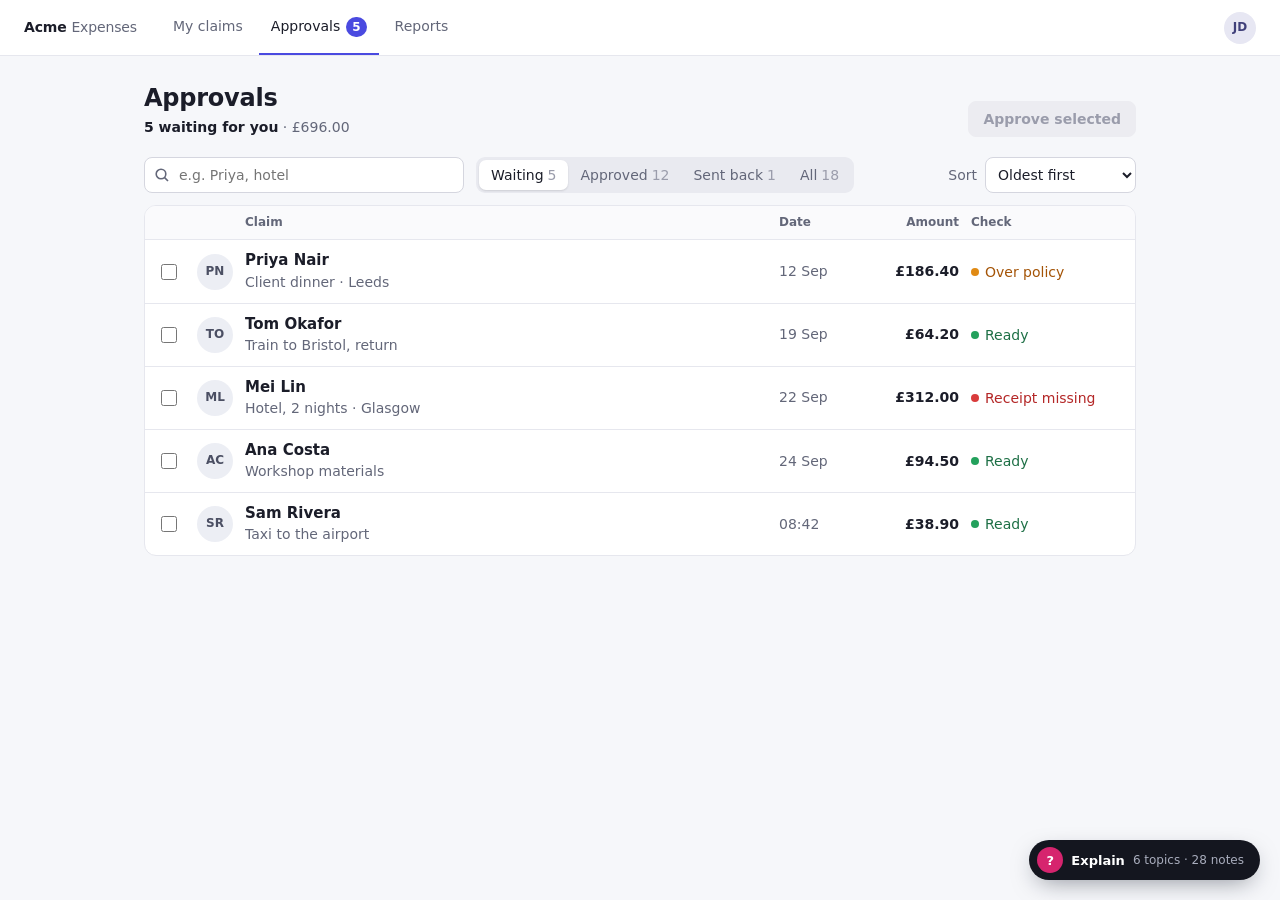
<file: templates/demo/index.html>
<!doctype html>
<html lang="en">
<head>
<meta charset="utf-8">
<meta name="viewport" content="width=device-width, initial-scale=1">
<title>Approvals · Explain demo</title>
<!-- A worked example for the explain-screen skill: a fictional expense-approvals screen (Acme Expenses,
     made-up people and amounts) with two versions. v2 is the design; v1 is the "before" it replaced.
     demo.xp.js holds the Explain notes; EXPLAIN_CONFIG below tells the engine which version is on screen. -->
<link rel="stylesheet" href="../explain.css">
<style>
:root{--ink:#1b1d29;--muted:#636779;--line:#e6e7ee;--bg:#f6f7fa;--card:#fff;--act:#4a4ae0;--act-2:#3c3cc4;
  --warn:#a45407;--warn-dot:#e08a14;--bad:#b42727;--bad-dot:#d93b3b;--ok:#1d6f45;--ok-dot:#23a15c;--tint:#f0f0fd}
*{box-sizing:border-box}
body{margin:0;background:var(--bg);color:var(--ink);font:14px/1.45 system-ui,-apple-system,'Segoe UI',sans-serif}
button,input,select,textarea{font:inherit;color:inherit}
:focus-visible{outline:2px solid var(--act);outline-offset:2px}
.sr{position:absolute;width:1px;height:1px;overflow:hidden;clip:rect(0 0 0 0);white-space:nowrap}

.top{display:flex;align-items:center;gap:24px;height:56px;padding:0 24px;background:var(--card);border-bottom:1px solid var(--line)}
.brand{font-weight:700;letter-spacing:-.01em}
.brand span{color:var(--muted);font-weight:500}
.top nav{display:flex;gap:4px;height:100%}
.top nav a{display:flex;align-items:center;gap:6px;padding:0 12px;color:var(--muted);text-decoration:none;border-bottom:2px solid transparent;font-weight:500}
.top nav a.is-on{color:var(--ink);border-color:var(--act)}
.top nav a b{min-width:20px;height:20px;padding:0 6px;border-radius:99px;background:var(--act);color:#fff;font-size:12px;line-height:20px;text-align:center}
.me{margin-left:auto;display:grid;place-items:center;width:32px;height:32px;border-radius:50%;background:#e7e7f3;color:#40407a;font-size:12px;font-weight:700}

main{max-width:1040px;margin:0 auto;padding:28px 24px 64px}
.head{display:flex;align-items:flex-end;justify-content:space-between;gap:16px;margin-bottom:20px}
.head h1{margin:0;font-size:24px;line-height:1.2;letter-spacing:-.01em}
.sum{margin:4px 0 0;color:var(--muted)}
.sum b{color:var(--ink);font-weight:600}
.btn{height:36px;padding:0 14px;border:1px solid #d5d6df;border-radius:8px;background:var(--card);font-weight:600;cursor:pointer;white-space:nowrap}
.btn:hover{border-color:#b9bac6}
.btn.primary{background:var(--act);border-color:var(--act);color:#fff}
.btn.primary:hover{background:var(--act-2)}
.btn:disabled{background:#ececf1;border-color:#ececf1;color:#9a9cab;cursor:default}

.bar{display:flex;flex-wrap:wrap;align-items:center;gap:12px;margin-bottom:12px}
.search{position:relative;flex:1 1 220px;max-width:320px}
.search svg{position:absolute;left:10px;top:50%;translate:0 -50%;width:16px;height:16px;color:var(--muted)}
.search input{width:100%;height:36px;padding:0 10px 0 34px;border:1px solid #d5d6df;border-radius:8px;background:var(--card)}
.seg{display:inline-flex;padding:3px;border-radius:9px;background:#e9eaf0}
.seg button{height:30px;padding:0 12px;border:0;border-radius:7px;background:none;color:var(--muted);font-weight:500;cursor:pointer}
.seg button[aria-checked="true"]{background:var(--card);color:var(--ink);box-shadow:0 1px 2px #1b1d2922}
.seg button span{margin-left:4px;color:#9a9cab;font-variant-numeric:tabular-nums}
.sel{display:none}
.sort{margin-left:auto;display:flex;align-items:center;gap:8px;color:var(--muted)}
.sort select,.sel select{height:36px;padding:0 8px;border:1px solid #d5d6df;border-radius:8px;background:var(--card);color:var(--ink)}

.list{background:var(--card);border:1px solid var(--line);border-radius:12px;overflow:hidden}
.row{display:grid;grid-template-columns:32px 36px minmax(0,1fr) 72px 96px 148px;align-items:center;gap:12px;padding:10px 16px 10px 8px;border-top:1px solid var(--line);cursor:pointer}
.row.th{cursor:default;padding-block:8px;border-top:0;background:#fafafc;color:var(--muted);font-size:12px;font-weight:600}
.row:not(.th):hover{background:#fafaff}
.row.is-open{background:var(--tint)}
.row .ck{display:grid;place-items:center;width:32px;height:32px;margin:-4px 0;cursor:pointer}
.row .ck input{width:16px;height:16px;margin:0;accent-color:var(--act);cursor:pointer}
.av{display:grid;place-items:center;width:36px;height:36px;border-radius:50%;background:#eceef4;color:#4b4f63;font-size:12px;font-weight:700}
.who{min-width:0}
.who b{display:block;font-size:15px;font-weight:600;white-space:nowrap;overflow:hidden;text-overflow:ellipsis}
.who span{display:block;color:var(--muted);white-space:nowrap;overflow:hidden;text-overflow:ellipsis}
.row time{color:var(--muted);font-variant-numeric:tabular-nums}
.amt{text-align:right;font-weight:600;font-variant-numeric:tabular-nums}
.st{display:inline-flex;align-items:center;gap:6px;font-weight:500;white-space:nowrap}
.st i{width:8px;height:8px;border-radius:50%;background:currentColor}
.st--warn{color:var(--warn)} .st--warn i{background:var(--warn-dot)}
.st--bad{color:var(--bad)} .st--bad i{background:var(--bad-dot)}
.st--ok{color:var(--ok)} .st--ok i{background:var(--ok-dot)}
.st--done{color:var(--muted)} .st--done i{background:#b7b9c6}
.empty{padding:56px 24px;text-align:center}
.empty h2{margin:0 0 6px;font-size:17px}
.empty p{margin:0 auto 16px;max-width:36ch;color:var(--muted)}

/* the claim, in a side sheet beside the list */
.sheet{position:fixed;top:0;right:0;bottom:0;width:360px;display:flex;flex-direction:column;background:var(--card);border-left:1px solid var(--line);box-shadow:-18px 0 40px -28px #1b1d2960;z-index:20}
.sheet[hidden]{display:none}
.sheet header{display:flex;align-items:center;gap:12px;padding:16px 16px 16px 20px;border-bottom:1px solid var(--line)}
.sheet header div{flex:1;min-width:0}
.sheet header b{display:block;font-size:15px}
.sheet header span{color:var(--muted);font-size:13px}
.x{display:grid;place-items:center;width:32px;height:32px;border:0;border-radius:6px;background:none;color:var(--muted);cursor:pointer;font-size:16px}
.x:hover{background:#f1f1f5;color:var(--ink)}
.sheet .in{flex:1;overflow:auto;padding:20px}
.big{font-size:28px;font-weight:700;letter-spacing:-.02em;font-variant-numeric:tabular-nums}
.sheet .what{margin:2px 0 16px;color:var(--muted)}
.receipt{height:120px;margin-bottom:16px;border:1px dashed #cfd1dc;border-radius:10px;background:repeating-linear-gradient(0deg,#fbfbfd 0 14px,#f3f4f8 14px 15px);display:grid;place-items:center;color:var(--muted);font-size:13px}
.receipt.is-none{background:#fff7f7;border-color:#efc2c2;color:var(--bad)}
.checks{list-style:none;margin:0 0 18px;padding:0;display:flex;flex-direction:column;gap:6px}
.checks li{display:flex;gap:8px;align-items:baseline}
.checks li::before{flex:none;width:16px;font-weight:700}
.checks .ok::before{content:'✓';color:var(--ok)}
.checks .bad::before{content:'!';color:var(--bad);text-align:center}
.note label{display:block;margin-bottom:4px;font-size:13px;font-weight:600}
.note textarea{width:100%;min-height:72px;padding:8px 10px;border:1px solid #d5d6df;border-radius:8px;resize:vertical}
.note textarea[aria-invalid="true"]{border-color:var(--bad)}
.err{margin:4px 0 0;color:var(--bad);font-size:13px}
.sheet footer{display:flex;gap:8px;justify-content:flex-end;padding:14px 20px;border-top:1px solid var(--line)}

.toast{position:fixed;left:50%;bottom:24px;translate:-50% 0;display:flex;align-items:center;gap:14px;padding:10px 12px 10px 16px;border-radius:10px;background:#1b1d29;color:#fff;box-shadow:0 12px 30px -12px #1b1d2999;z-index:30}
.toast[hidden]{display:none}
.toast button{height:28px;padding:0 10px;border:0;border-radius:6px;background:#ffffff1f;color:#fff;font-weight:600;cursor:pointer}
.toast button:hover{background:#ffffff33}

.dlg{position:fixed;inset:0;display:grid;place-items:center;background:#1b1d2966;z-index:40}
.dlg[hidden]{display:none}
.dlg > div{width:min(380px,calc(100% - 32px));padding:20px;border-radius:12px;background:var(--card);box-shadow:0 20px 50px -20px #1b1d29aa}
.dlg h2{margin:0 0 6px;font-size:17px}
.dlg p{margin:0 0 18px;color:var(--muted)}
.dlg footer{display:flex;justify-content:flex-end;gap:8px}

/* v1, the version v2 replaced: filled status pills, a status drop-down, numeric dates, a confirm on every approve */
.v1 .seg{display:none}
.v1 .sel{display:flex;align-items:center;gap:8px;color:var(--muted)}
.v1 .st{padding:2px 10px;border-radius:99px;color:#fff;font-size:12.5px;font-weight:600}
.v1 .st i{display:none}
.v1 .st--warn{background:var(--warn-dot)} .v1 .st--bad{background:var(--bad-dot)} .v1 .st--ok{background:var(--ok-dot)} .v1 .st--done{background:#9a9cab}

/* Explain is open and pushes the page: this page's own fixed layers make room for its panel */
html.xp-open.xp-push .sheet{right:var(--xp-w)}
html.xp-open.xp-push .dlg{right:var(--xp-w)}
html.xp-open.xp-push .toast{left:calc(50% - var(--xp-w) / 2)}
@media (max-width:760px){
  .row{grid-template-columns:32px minmax(0,1fr) 88px;row-gap:2px}
  .row .av,.row time,.row.th{display:none}
  .row .st{grid-column:2}
  .sheet{width:100%}
  html.xp-open.xp-push .sheet,html.xp-open.xp-push .dlg{right:0}
  html.xp-open.xp-push .toast{left:50%}
}
</style>
</head>
<body>
<header class="top">
  <div class="brand">Acme <span>Expenses</span></div>
  <nav aria-label="Expenses">
    <a href="#claims">My claims</a>
    <a href="#approvals" class="is-on" aria-current="page">Approvals <b id="navCount">5</b></a>
    <a href="#reports">Reports</a>
  </nav>
  <span class="me" title="Jo Dunn (you)">JD</span>
</header>

<main>
  <div class="head">
    <div><h1>Approvals</h1><p class="sum" id="sum"></p></div>
    <button class="btn primary" id="bulk" disabled>Approve selected</button>
  </div>

  <div class="bar">
    <label class="search"><span class="sr">Search claims</span>
      <svg viewBox="0 0 16 16" fill="none" stroke="currentColor" stroke-width="1.6" aria-hidden="true"><circle cx="7" cy="7" r="4.8"/><path d="m10.6 10.6 3.4 3.4"/></svg>
      <input id="q" type="search" placeholder="e.g. Priya, hotel" autocomplete="off"></label>
    <div class="seg" role="radiogroup" aria-label="Status" id="seg"></div>
    <label class="sel">Status <select id="selStatus"></select></label>
    <label class="sort">Sort <select id="sort">
      <option value="old">Oldest first</option><option value="new">Newest first</option><option value="amt">Highest amount</option></select></label>
  </div>

  <div class="list" role="table" aria-label="Claims">
    <div class="row th" role="row"><span role="columnheader"><span class="sr">Select</span></span><span></span><span role="columnheader">Claim</span><span role="columnheader">Date</span><span role="columnheader" style="text-align:right">Amount</span><span role="columnheader">Check</span></div>
    <div id="rows" role="rowgroup"></div>
    <div class="empty" id="empty" hidden>
      <h2>Nothing waiting for you</h2>
      <p>New claims from your team land here, and you get an email when one arrives.</p>
      <button class="btn" data-filter="approved">See what you approved</button>
    </div>
  </div>
</main>

<aside class="sheet" id="sheet" aria-labelledby="shName" hidden>
  <header><span class="av" id="shAv"></span><div><b id="shName"></b><span id="shTeam"></span></div>
    <button class="x" id="shClose" aria-label="Close the claim">✕</button></header>
  <div class="in">
    <div class="big" id="shAmt"></div>
    <p class="what" id="shWhat"></p>
    <div class="receipt" id="shReceipt"></div>
    <ul class="checks" id="shChecks"></ul>
    <div class="note"><label for="shNote" id="shNoteL"></label>
      <textarea id="shNote" aria-describedby="shErr"></textarea>
      <p class="err" id="shErr" hidden></p></div>
  </div>
  <footer><button class="btn" id="shBack">Send back</button><button class="btn primary" id="shApprove"></button></footer>
</aside>

<div class="toast" id="toast" role="status" hidden><span id="toastMsg"></span><button id="undo">Undo</button></div>

<div class="dlg" id="dlg" hidden><div role="dialog" aria-modal="true" aria-labelledby="dlgT">
  <h2 id="dlgT">Approve this claim?</h2><p id="dlgP"></p>
  <footer><button class="btn" id="dlgNo">Cancel</button><button class="btn primary" id="dlgYes">Approve</button></footer></div></div>

<script>
/* ── the demo app: fictional data, everything clickable ── */
const TODAY = '2026-09-29';
const SEED = [
  { id:'c1', who:'Priya Nair', team:'Sales', what:'Client dinner · Leeds', date:'2026-09-12', amt:186.40, check:'warn', receipt:true,
    checks:[['bad', 'Over the £150 meals limit by £36.40'], ['ok', 'Receipt attached'], ['ok', 'Client named: Harlow Foods']] },
  { id:'c2', who:'Tom Okafor', team:'Field ops', what:'Train to Bristol, return', date:'2026-09-19', amt:64.20, check:'ok', receipt:true,
    checks:[['ok', 'Within the travel policy'], ['ok', 'Receipt attached']] },
  { id:'c3', who:'Mei Lin', team:'Field ops', what:'Hotel, 2 nights · Glasgow', date:'2026-09-22', amt:312.00, check:'bad', receipt:false,
    checks:[['bad', 'No receipt — hotels need one'], ['ok', 'Within £160 a night']] },
  { id:'c4', who:'Ana Costa', team:'Design', what:'Workshop materials', date:'2026-09-24', amt:94.50, check:'ok', receipt:true,
    checks:[['ok', 'Within the materials budget'], ['ok', 'Receipt attached']] },
  { id:'c5', who:'Sam Rivera', team:'Sales', what:'Taxi to the airport', date:'2026-09-29T08:42', amt:38.90, check:'ok', receipt:true,
    checks:[['ok', 'Within the travel policy'], ['ok', 'Receipt attached']] }
];
const LABEL = { warn:'Over policy', bad:'Receipt missing', ok:'Ready', approved:'Approved', back:'Sent back' };
const FILTERS = [['waiting', 'Waiting'], ['approved', 'Approved'], ['back', 'Sent back'], ['all', 'All']];
const HIST = { approved:12, back:1 };                         // earlier decisions this month, so the counts look lived-in
const S = { claims:[], f:'waiting', q:'', sort:'old', sel:new Set(), open:null, last:null, tmo:0 };
const $ = s => document.querySelector(s);
const money = n => '£' + n.toFixed(2);
const first = c => c.who.split(' ')[0];
const initials = c => c.who.split(' ').map(w => w[0]).join('');
const v1 = () => document.body.classList.contains('v1');
function when(d){                                             // v2: "12 Sep", or the time if today · v1: 12/09/2026
  const [day, time] = d.split('T'), dt = new Date(day + 'T12:00');
  if (v1()) return dt.toLocaleDateString('en-GB');
  return day === TODAY ? (time || '09:00') : `${dt.getDate()} ${'Jan Feb Mar Apr May Jun Jul Aug Sep Oct Nov Dec'.split(' ')[dt.getMonth()]}`;
}
const status = c => c.state || c.check;
const waiting = c => !c.state;
const counts = () => ({ waiting: S.claims.filter(waiting).length, approved: HIST.approved + S.claims.filter(c => c.state === 'approved').length,
  back: HIST.back + S.claims.filter(c => c.state === 'back').length, all: S.claims.length + HIST.approved + HIST.back });

function shown(){
  let l = S.claims.filter(c => S.f === 'all' || (S.f === 'waiting' ? waiting(c) : c.state === S.f));
  if (S.q){ const q = S.q.toLowerCase(); l = l.filter(c => (c.who + ' ' + c.what).toLowerCase().includes(q)); }
  const by = { old:(a, b) => a.date.localeCompare(b.date), new:(a, b) => b.date.localeCompare(a.date), amt:(a, b) => b.amt - a.amt }[S.sort];
  return l.sort(by);
}
function render(){
  const n = counts(), w = S.claims.filter(waiting);
  $('#sum').innerHTML = w.length ? `<b>${w.length} waiting for you</b> · ${money(w.reduce((a, c) => a + c.amt, 0))}` : 'Nothing waiting';
  $('#navCount').textContent = w.length; $('#navCount').hidden = !w.length;
  $('#seg').innerHTML = FILTERS.map(([k, l]) => `<button role="radio" aria-checked="${S.f === k}" data-filter="${k}">${l}<span>${n[k]}</span></button>`).join('');
  $('#selStatus').innerHTML = FILTERS.map(([k, l]) => `<option value="${k}"${S.f === k ? ' selected' : ''}>${l} (${n[k]})</option>`).join('');
  const l = shown();
  $('#rows').innerHTML = l.map(c => `<div class="row${S.open === c.id ? ' is-open' : ''}" role="row" data-id="${c.id}">
      <label class="ck" role="cell"><input type="checkbox" ${S.sel.has(c.id) ? 'checked' : ''} ${waiting(c) ? '' : 'disabled'} aria-label="Select ${c.who}’s claim"></label>
      <span class="av" aria-hidden="true">${initials(c)}</span>
      <div class="who" role="cell"><b>${c.who}</b><span>${c.what}</span></div>
      <time role="cell" datetime="${c.date}" title="${new Date(c.date.split('T')[0] + 'T12:00').toDateString()}">${when(c.date)}</time>
      <span class="amt" role="cell">${money(c.amt)}</span>
      <span role="cell"><span class="st st--${c.state ? 'done' : c.check}"><i></i>${LABEL[status(c)]}</span></span></div>`).join('');
  $('#empty').hidden = !!l.length || S.f !== 'waiting';
  const k = S.sel.size; $('#bulk').disabled = !k; $('#bulk').textContent = k ? `Approve ${k} selected` : 'Approve selected';
}
function openClaim(id){
  const c = S.claims.find(c => c.id === id); if (!c) return;
  S.open = id; render();
  $('#shAv').textContent = initials(c); $('#shName').textContent = c.who; $('#shTeam').textContent = c.team + ' · ' + when(c.date);
  $('#shAmt').textContent = money(c.amt); $('#shWhat').textContent = c.what;
  $('#shReceipt').className = 'receipt' + (c.receipt ? '' : ' is-none'); $('#shReceipt').textContent = c.receipt ? 'Receipt · photo, 1 page' : 'No receipt attached';
  $('#shChecks').innerHTML = c.checks.map(([k, t]) => `<li class="${k}">${t}</li>`).join('');
  $('#shNoteL').textContent = `Note to ${first(c)} (needed to send back)`;
  $('#shNote').value = ''; $('#shNote').removeAttribute('aria-invalid'); $('#shErr').hidden = true;
  $('#shApprove').textContent = 'Approve ' + money(c.amt);
  const done = !waiting(c); $('#shApprove').disabled = $('#shBack').disabled = done;
  $('#sheet').hidden = false;
}
function closeClaim(){ S.open = null; $('#sheet').hidden = true; render(); }
function decide(ids, state){
  S.last = ids.map(id => { const c = S.claims.find(c => c.id === id); return [c, c.state]; });
  ids.forEach(id => { S.claims.find(c => c.id === id).state = state; S.sel.delete(id); });
  closeClaim();
  const c = S.claims.find(c => c.id === ids[0]);
  $('#toastMsg').textContent = ids.length > 1 ? `Approved ${ids.length} claims` : state === 'approved' ? `Approved ${first(c)}’s claim` : `Sent back to ${first(c)}`;
  $('#toast').hidden = false; clearTimeout(S.tmo); S.tmo = setTimeout(() => { $('#toast').hidden = true; }, 8000);
}
function approve(id){
  if (!v1()) return decide([id], 'approved');
  const c = S.claims.find(c => c.id === id);                 // v1 asked every time
  $('#dlgP').textContent = `${money(c.amt)} to ${c.who} for ${c.what.toLowerCase()}.`; $('#dlg').hidden = false; $('#dlgYes').dataset.id = id; $('#dlgYes').focus();
}
function sendBack(){
  const t = $('#shNote');
  if (!t.value.trim()){ const c = S.claims.find(c => c.id === S.open);
    $('#shErr').textContent = `Say what ${first(c)} needs to change — for example, “Add the receipt”.`; $('#shErr').hidden = false; t.setAttribute('aria-invalid', 'true'); t.focus(); return false; }
  decide([S.open], 'back'); return true;
}

document.addEventListener('click', e => {
  const f = e.target.closest('[data-filter]'); if (f){ S.f = f.dataset.filter; S.sel.clear(); return render(); }
  if (e.target.closest('.ck')) return;
  const r = e.target.closest('.row[data-id]'); if (r) return S.open === r.dataset.id ? closeClaim() : openClaim(r.dataset.id);
});
document.addEventListener('change', e => {
  const ck = e.target.closest('.ck input'); if (ck){ const id = ck.closest('.row').dataset.id; ck.checked ? S.sel.add(id) : S.sel.delete(id); return render(); }
  if (e.target.id === 'selStatus'){ S.f = e.target.value; S.sel.clear(); render(); }
  if (e.target.id === 'sort'){ S.sort = e.target.value; render(); }
});
$('#q').addEventListener('input', e => { S.q = e.target.value.trim(); render(); });
$('#bulk').addEventListener('click', () => decide([...S.sel], 'approved'));   // approves whatever is ticked — see Found in review
$('#shClose').addEventListener('click', closeClaim);
$('#shApprove').addEventListener('click', () => approve(S.open));
$('#shBack').addEventListener('click', sendBack);
$('#undo').addEventListener('click', () => { (S.last || []).forEach(([c, st]) => { c.state = st; }); S.last = null; $('#toast').hidden = true; render(); });
$('#dlgNo').addEventListener('click', () => { $('#dlg').hidden = true; });
$('#dlgYes').addEventListener('click', e => { $('#dlg').hidden = true; decide([e.target.dataset.id], 'approved'); });
document.addEventListener('keydown', e => { if (e.key === 'Escape' && !$('#dlg').hidden) $('#dlg').hidden = true; else if (e.key === 'Escape' && S.open && !document.documentElement.classList.contains('xp-open')) closeClaim(); });

/* what Explain's setups use to put the screen in a state */
window.DEMO = {
  reset(){ S.claims = SEED.map(c => ({ ...c })); Object.assign(S, { f:'waiting', q:'', sort:'old', open:null, last:null }); S.sel.clear();
    $('#q').value = ''; $('#sort').value = 'old'; $('#sheet').hidden = true; $('#toast').hidden = true; $('#dlg').hidden = true; clearTimeout(S.tmo); render(); scrollTo(0, 0); },
  open: openClaim, approve, sendBack, decide, select(ids){ ids.forEach(id => S.sel.add(id)); render(); },
  version(v){ document.body.classList.toggle('v1', v === 'v1'); DEMO.reset(); }
};
DEMO.version(/[?&]v1\b/.test(location.search) ? 'v1' : 'v2');

/* Explain: which version is on screen, and how Compare switches */
window.EXPLAIN_CONFIG = {
  key: () => v1() ? 'approvals-v1' : 'approvals',
  show: id => DEMO.version(id === 'approvals-v1' ? 'v1' : 'v2')
};
/* the guide page (guide.html) drives this demo from outside: { xp:'open', id:'topic id', n, v:'v1'|'v2' } · { xp:'close' } */
addEventListener('message', async ({ data: m }) => {
  if (!m || !m.xp || !window.__xp) return;
  if (m.xp === 'close') return __xp.close();
  if (m.v && (m.v === 'v1') !== v1()){ __xp.close(); DEMO.version(m.v); }
  if (m.lens) __xp.lens(m.lens);
  await __xp.open(0);
  const i = m.id ? __xp.topics().findIndex(t => t.id === m.id) : 0;
  if (i > 0) await __xp.open(i);
  if (m.n) __xp.focus(m.n - 1);
  if (m.inspect){ __xp.inspect(true); __xp.pin(m.inspect); }        // the guide's "Inspect a part"
  if (m.audit){ const b = document.querySelector('#xp [data-xp="audit"]'); if (b) b.click(); }
  if (m.sc != null){ const b = document.querySelector(`#xp [data-xp="sc"][data-i="${m.sc}"]`); if (b) b.click(); }   // Judged: pick the scenario
});
</script>
<script src="demo.xp.js"></script>
<script src="../explain.js"></script>
</body>
</html>
</file>
<file: templates/explain.css>
/* ═══ EXPLAIN — design notes drawn on the live screen (explain-screen skill) ═══
   Not product. It is how a screen is walked through with the team: pick a topic, every
   part it talks about is ringed and numbered on the real screen, the panel says what it
   is and why. Magenta by default so it never reads as the product's own UI; change it
   with EXPLAIN_CONFIG.accent. Copy as it is; a host's own fixed layers make room with
   html.xp-open.xp-push .their-fixed-thing{ right:var(--xp-w) }                       */
:root{--xp:#d6246e;--xp-w:440px;--xp-sheet:52vh}
@media (max-width:1500px){ :root{--xp-w:380px} }
html.xp-open.xp-push body{padding-right:var(--xp-w)}

.xp-btn{position:fixed;right:20px;bottom:20px;z-index:2147482400;display:inline-flex;align-items:center;gap:8px;height:40px;padding:0 16px 0 8px;
  border:0;border-radius:99px;background:#14161f;color:#fff;font:600 13px/1 system-ui,-apple-system,'Segoe UI',sans-serif;box-shadow:0 8px 24px -8px #10182880;cursor:pointer}
.xp-btn[hidden]{display:none}
.xp-btn:hover{background:#262a38}
.xp-btn:focus-visible{outline:2px solid var(--xp);outline-offset:3px}
.xp-btn i{display:grid;place-items:center;width:26px;height:26px;border-radius:50%;background:var(--xp);font-style:normal;font-size:13px;font-weight:700}
.xp-btn small{font-size:12px;font-weight:500;color:#a9adbd}

.xp{position:fixed;top:0;right:0;bottom:0;width:var(--xp-w);z-index:2147482600;display:flex;flex-direction:column;background:#fff;box-sizing:border-box;
  border-left:1px solid #e4e4ea;box-shadow:-16px 0 36px -24px #10182840;font:13.5px/1.5 system-ui,-apple-system,'Segoe UI',sans-serif;color:#3f3f46;text-align:left;
  letter-spacing:normal;text-transform:none}
.xp *{box-sizing:border-box}
.xp[hidden]{display:none}
.xp :focus-visible{outline:2px solid var(--xp);outline-offset:2px}
.xp code{font:12px/1.4 ui-monospace,SFMono-Regular,Consolas,monospace;color:#52525b;word-break:break-all}
.xp__hd{display:flex;align-items:flex-start;gap:8px;padding:16px 16px 12px 20px;border-bottom:1px solid #efeff2}
.xp__hd > div{flex:1;min-width:0}
.xp__hd small{display:block;font-size:12px;font-weight:600;color:var(--xp)}
.xp__hd h2{margin:2px 0 0;font-size:17px;font-weight:650;line-height:1.3;color:#18181b}
.xp__x{display:grid;place-items:center;width:32px;height:32px;border:0;border-radius:6px;background:none;color:#71717a;cursor:pointer}
.xp__x:hover{background:#f4f4f6;color:#18181b}
.xp__full{flex:none;height:28px;margin-top:2px;padding:0 10px;border:1px solid #e4e4ea;border-radius:99px;background:#fff;font:500 12px/1 inherit;color:#52525b;cursor:pointer}
.xp__full:hover{border-color:var(--xp);color:var(--xp)}
.xp__full[aria-pressed="true"]{background:color-mix(in srgb,var(--xp) 10%,#fff);border-color:color-mix(in srgb,var(--xp) 35%,#fff);color:color-mix(in srgb,var(--xp) 80%,#000)}
/* one scrolling line of topics, not a wall of chips; the current one is scrolled into view, ← → step */
.xp__topics{display:flex;gap:6px;padding:12px 20px;border-bottom:1px solid #efeff2;overflow-x:auto;scrollbar-width:thin;
  mask-image:linear-gradient(90deg,transparent 0,#000 20px,#000 calc(100% - 20px),transparent)}
.xp__topics button{flex:none;height:28px;padding:0 10px;border:1px solid #e4e4ea;border-radius:99px;background:#fff;font:500 12.5px/1 inherit;color:#3f3f46;cursor:pointer}
.xp__topics button:hover{border-color:var(--xp);color:var(--xp)}
.xp__topics button[aria-pressed="true"]{background:var(--xp);border-color:var(--xp);color:#fff}
.xp__topics button.is-auto{border-style:dashed}
.xp__topics button span{margin-left:5px;opacity:.65;font-variant-numeric:tabular-nums}
.xp__body{flex:1;overflow:auto;padding:14px 20px 20px;scrollbar-width:thin}
.xp__intro{margin:0 0 12px;line-height:1.55;color:#52525b}
.xp__flag,.xp__tip{margin:0 0 12px;padding:8px 10px;border-radius:6px;background:#fff4e5;color:#8a4b08}
.xp__tip{background:#eaf1ff;color:#1d3f8f}
.xp__flag a{color:var(--xp);font-weight:600}
.xp__list{list-style:none;margin:0;padding:0;display:flex;flex-direction:column;gap:8px}
.xp__note{display:grid;grid-template-columns:22px minmax(0,1fr);column-gap:10px;padding:12px 12px 12px 10px;border:1px solid #ececf0;border-radius:8px;cursor:pointer}
.xp__note:hover,.xp__note.is-on,.xp__fi:hover{border-color:var(--xp);box-shadow:0 0 0 3px color-mix(in srgb,var(--xp) 10%,transparent)}
.xp__n{display:grid;place-items:center;width:22px;height:22px;border-radius:50%;background:var(--xp);color:#fff;font-size:12px;font-weight:700}
.xp__note--step .xp__n{border-radius:6px}
.xp__note[data-miss] .xp__n{background:#c4c4cc}
.xp__note--none .xp__n{background:#fff;color:var(--xp);box-shadow:inset 0 0 0 1.5px var(--xp)}
.xp__t{display:flex;flex-wrap:wrap;align-items:center;gap:4px 8px;font-weight:600;line-height:1.4;color:#18181b}
.xp__v{font-size:11px;font-weight:600;line-height:18px;padding:0 7px;border-radius:99px;white-space:nowrap}
.xp__v--ok{background:#e7f5ed;color:#16663f}
.xp__v--ch{background:#fde8f1;color:#a3134e}
.xp__v--q{background:#f1f1f4;color:#52525b}
.xp__v--ex,.xp__v--qa{background:#f4f4f5;color:#71717a}
.xp__v--pr{background:#e8effd;color:#1c46b8}
.xp__v--bad{background:#fdecea;color:#b42318}
/* per-note actions: link (or delete, on a draft) — quiet until the note is hovered or open */
.xp__na{margin-left:auto;display:flex}
.xp__na button{width:24px;height:24px;border:0;border-radius:4px;background:none;font:600 12px/24px inherit;color:#a1a1aa;cursor:pointer;opacity:0}
.xp__note:hover .xp__na button,.xp__note.is-on .xp__na button,.xp__na button:focus-visible{opacity:1}
.xp__na button:hover{background:#f4f4f6;color:var(--xp)}
.xp__d{margin:4px 0 0;line-height:1.5;color:#27272a}
.xp__d i{margin-right:6px;font-style:normal;font-size:10.5px;font-weight:650;letter-spacing:.05em;text-transform:uppercase;color:#a1a1aa}
.xp:not(.is-full) .xp__note:not(.is-on) .xp__more[data-brief]{display:none}
.xp__more{margin-top:2px}
.xp__note p,.xp__fi p{margin:6px 0 0;line-height:1.55}
.xp__more dl{display:grid;grid-template-columns:auto minmax(0,1fr);gap:4px 10px;margin:8px 0 0;font-size:12.5px;line-height:1.5}
.xp__more dt{font-weight:600;color:#71717a}
.xp__more dd{margin:0}
.xp__fix,.xp__was{padding:6px 8px;border-radius:6px;background:#fafafb}
.xp__fix b,.xp__was b{margin-right:4px;font-weight:650;color:var(--xp)}
.xp__was b{color:#71717a}
.xp__ps{display:flex;flex-wrap:wrap;gap:4px}
.xp__p{display:inline-block;padding:1px 8px;border:1px solid #e4e4ea;border-radius:99px;background:#fff;font-size:11.5px;font-weight:500;line-height:18px;color:#52525b;text-decoration:none}
.xp__p:hover{border-color:var(--xp);color:var(--xp)}
.xp__ref{font-size:12px;color:#71717a}
.xp__miss{font-size:12px;color:#a1a1aa}
.xp__pl,.xp__fi{padding:10px 12px;border:1px solid #ececf0;border-radius:8px}
.xp__fi{cursor:pointer}
.xp__pl .xp__p{font-size:12.5px;font-weight:600;color:#18181b}
.xp__cnt{margin-left:auto;font-size:12px;font-weight:500;color:#a1a1aa;font-variant-numeric:tabular-nums}
.xp__src{font-size:12px;color:#a1a1aa}
.xp__uses{display:flex;flex-wrap:wrap;gap:4px}
.xp__uses button{height:22px;padding:0 8px;border:0;border-radius:4px;background:#f4f4f6;font:500 11.5px/22px inherit;color:#52525b;cursor:pointer;max-width:100%;overflow:hidden;text-overflow:ellipsis;white-space:nowrap}
.xp__uses button:hover{background:color-mix(in srgb,var(--xp) 10%,#fff);color:var(--xp)}
.xp__h{display:flex;align-items:center;gap:6px;margin:16px 0 8px;font-size:12px;font-weight:650;letter-spacing:.04em;text-transform:uppercase;color:#71717a}
.xp__h span{font-weight:500;color:#a1a1aa;font-variant-numeric:tabular-nums}
.xp__acts{display:flex;gap:6px;margin:0 0 12px}
.xp__acts button,.xp__form button{height:30px;padding:0 12px;border:1px solid #e4e4ea;border-radius:6px;background:#fff;font:500 12.5px/1 inherit;color:#3f3f46;cursor:pointer}
.xp__acts button:hover,.xp__form button:hover{border-color:var(--xp);color:var(--xp)}
.xp__form button.is-primary{background:var(--xp);border-color:var(--xp);color:#fff}
.xp__copy{width:100%;height:140px;margin:0 0 12px;padding:8px;border:1px solid #e4e4ea;border-radius:6px;font:12px/1.45 ui-monospace,Consolas,monospace;color:#27272a;resize:vertical}
/* the draft form */
.xp__form{display:flex;flex-direction:column;gap:12px}
.xp__form label{display:flex;flex-direction:column;gap:4px;font-size:12px;font-weight:600;color:#52525b}
.xp__form input,.xp__form textarea,.xp__form select{width:100%;padding:7px 9px;border:1px solid #d9d9e0;border-radius:6px;background:#fff;font:400 13px/1.4 inherit;color:#18181b}
.xp__form input[name="s"]{font:12px/1.4 ui-monospace,Consolas,monospace}
.xp__form small{font-weight:500;color:#71717a}
.xp__row{display:flex;gap:10px}
.xp__row > label{flex:1}
.xp__ft{display:flex;flex-wrap:wrap;align-items:center;gap:8px;padding:12px 20px;border-top:1px solid #efeff2}
.xp__ft button{height:32px;padding:0 10px;border:1px solid #e4e4ea;border-radius:6px;background:#fff;font:500 12.5px/1 inherit;color:#3f3f46;cursor:pointer}
.xp__ft button:hover:not(:disabled){border-color:var(--xp);color:var(--xp)}
.xp__ft button:disabled{opacity:.4;cursor:default}
.xp__ft .xp__nav{width:32px;padding:0;font-size:16px}
.xp__ft .xp__insp{margin-left:auto}
.xp__ft .xp__pick[aria-pressed="true"],.xp__ft .xp__insp[aria-pressed="true"]{background:#eaf1ff;border-color:#9dbaf5;color:#1d3f8f}
.xp__ft .xp__go{background:var(--xp);border-color:var(--xp);color:#fff}
.xp__ft .xp__go:hover:not(:disabled){color:#fff;filter:brightness(1.08)}
.xp__ft span{font-size:12px;color:#a1a1aa;font-variant-numeric:tabular-nums}

/* ── Against: the lens every verdict is read through ── */
.xp__lens{display:flex;align-items:center;gap:4px;padding:8px 20px;border-bottom:1px solid #efeff2;font-size:12px;color:#71717a}
.xp__lens span{margin-right:4px;font-weight:600}
.xp__lens button{height:24px;padding:0 10px;border:1px solid #e4e4ea;border-radius:99px;background:#fff;font:500 12px/1 inherit;color:#3f3f46;cursor:pointer}
.xp__lens button:hover{border-color:var(--xp);color:var(--xp)}
.xp__lens button[aria-pressed="true"]{background:#18181b;border-color:#18181b;color:#fff}
.xp__v--add{background:#e7f5ed;color:#16663f}
.xp__v--chg{background:#fef3e2;color:#8a4b08}
.xp__v--mov{background:#e8effd;color:#1c46b8}
.xp__v--rem{background:#fdecea;color:#b42318}
.xp__sum{display:flex;flex-wrap:wrap;gap:6px;margin:0 0 12px}
.xp__shots{display:grid;grid-template-columns:repeat(auto-fill,minmax(120px,1fr));gap:8px;margin:0 0 12px}
.xp__base{margin:0}
.xp__base img{display:block;width:100%;height:84px;object-fit:cover;object-position:top left;border:1px solid #ececf0;border-radius:6px}
.xp__base figcaption{margin-top:4px;font-size:11.5px;line-height:1.35;color:#71717a}
.xp__shot{display:block;max-width:100%;margin-top:8px;border:1px solid #ececf0;border-radius:6px}
.xp__grp{margin:0 0 10px}
.xp__grp > summary{display:flex;align-items:center;gap:8px;padding:6px 0;font-size:12.5px;font-weight:650;color:#3f3f46;cursor:pointer;list-style-position:inside}
.xp__grp > summary > span:last-child{font-weight:500;color:#a1a1aa;font-variant-numeric:tabular-nums}
.xp__fi--gone{border-style:dashed;background:#fcfcfd;cursor:default}
.xp__fi--gone .xp__t{text-decoration:line-through;text-decoration-color:#d4d4d8}
/* a flow against the same task before */
.xp__flow{display:grid;grid-template-columns:1fr 1fr;gap:10px;margin:0 0 12px}
.xp__flow > div{padding:10px 12px;border:1px solid #ececf0;border-radius:8px;background:#fafafb}
.xp__flow > div + div{background:#fff;border-color:color-mix(in srgb,var(--xp) 30%,#fff)}
.xp__flow h4{margin:0;font-size:12.5px;font-weight:650;color:#18181b}
.xp__flow .xp__src{margin:2px 0 6px}
.xp__flow ol{margin:0;padding-left:18px;font-size:12.5px;line-height:1.45}
.xp__flow li + li{margin-top:3px}
.xp__flow li i{font-style:normal;font-size:10.5px;font-weight:600;color:#a1a1aa;text-transform:uppercase;letter-spacing:.04em}
/* Coverage: the reasons each level gives */
.xp__cov{overflow-x:auto;margin:0 0 8px}
.xp__cov table{width:100%;border-collapse:collapse;font-size:12px;font-variant-numeric:tabular-nums}
.xp__cov th,.xp__cov td{padding:5px 4px;text-align:center;border-bottom:1px solid #f1f1f4}
.xp__cov thead th{font-size:11px;font-weight:600;color:#71717a;vertical-align:bottom}
.xp__cov tbody th{text-align:left;font-weight:600;color:#3f3f46;white-space:nowrap}
.xp__cov td.is-hi{background:#e7f5ed;color:#16663f}
.xp__cov td.is-mid{background:#fef6e7;color:#8a4b08}
.xp__cov td.is-lo{background:#fdf0ef;color:#b42318}
.xp__cov tr.is-tot th,.xp__cov tr.is-tot td{font-weight:700;border-bottom:0}
.xp__aud{list-style:none;margin:0;padding:0;display:flex;flex-direction:column;gap:2px}
.xp__aud li{display:flex;flex-wrap:wrap;align-items:center;gap:4px 8px;font-size:12px}
.xp__au{display:flex;align-items:center;gap:6px;min-width:150px;height:26px;padding:0 8px;border:1px solid transparent;border-radius:5px;background:#f7f7f9;font:inherit;color:#27272a;cursor:pointer}
.xp__au:hover{border-color:var(--xp)}
.xp__au .xp__cnt{margin-left:auto}
.xp-said{max-width:250px;overflow:hidden;text-overflow:ellipsis;white-space:nowrap;text-align:left}
/* Inspect */
.xp__ins{display:flex;flex-direction:column;gap:10px}
.xp__crumbs{display:flex;flex-wrap:wrap;align-items:center;gap:2px 4px;margin:0;font-size:12px;color:#a1a1aa}
.xp__crumbs button,.xp__kids button{height:22px;padding:0 7px;border:0;border-radius:4px;background:#f4f4f6;font:500 11.5px/22px inherit;color:#52525b;cursor:pointer;max-width:100%;overflow:hidden;text-overflow:ellipsis;white-space:nowrap}
.xp__crumbs button:hover,.xp__kids button:hover{background:color-mix(in srgb,var(--xp) 10%,#fff);color:var(--xp)}
.xp__crumbs button[aria-current]{background:#18181b;color:#fff}
.xp__ih{display:flex;align-items:center;gap:8px;margin:0;font-size:15px;font-weight:650;color:#18181b}
.xp__ih i{font-style:normal;font-size:10.5px;font-weight:650;letter-spacing:.05em;text-transform:uppercase;color:#a1a1aa}
.xp__kids{display:flex;flex-wrap:wrap;align-items:center;gap:4px;margin:0;font-size:12px}
.xp__kids b{margin-right:4px;color:#71717a}
.xp__spec{display:grid;grid-template-columns:auto minmax(0,1fr);gap:5px 12px;margin:0;padding:10px 12px;border:1px solid #ececf0;border-radius:8px;font-size:12.5px;line-height:1.5}
.xp__spec dt{font-weight:600;color:#71717a}
.xp__spec dd{margin:0;color:#27272a}
.xp__ok,.xp__warn{display:inline;font-size:12px}
.xp__ok{color:#16663f}
.xp__warn{color:#b42318;font-weight:600}
.xp__sw{display:inline-block;width:12px;height:12px;margin-right:6px;border-radius:3px;vertical-align:-1px;box-shadow:inset 0 0 0 1px #0000001f}

.xp-rings{position:fixed;inset:0;z-index:2147482500;pointer-events:none}
/* Inspect on the screen: hovered part, pinned part with its padding (green) and margin (orange), and the gaps between */
html.xp-inspecting,html.xp-inspecting body *:not(#xp):not(#xp *){cursor:crosshair!important}
.xp-ins{position:absolute;border:1px solid #2f6fed;background:#2f6fed12}
.xp-ins em{position:absolute;left:-1px;top:-20px;padding:0 6px;border-radius:3px;background:#2f6fed;font:600 11px/18px system-ui,sans-serif;font-style:normal;color:#fff;white-space:nowrap}
.xp-ins--pin{border:2px solid var(--xp);background:none}
.xp-ins--pin em{top:auto;bottom:-21px;background:var(--xp)}
.xp-box{position:absolute;box-sizing:border-box;border-style:solid}
.xp-box--m{border-color:#f59e0b40}
.xp-box--p{border-color:#10b98140}
.xp-lines.xp-lines--gap line{stroke:#e5484d;stroke-width:1;stroke-dasharray:none}
.xp-gap{position:absolute;transform:translate(-50%,-50%);padding:0 5px;border-radius:3px;background:#e5484d;font:700 11px/16px system-ui,sans-serif;font-style:normal;color:#fff}
.xp-gap.is-off{background:#18181b;box-shadow:0 0 0 2px #e5484d}
.xp-ring{position:absolute;border:2px solid var(--xp);border-radius:8px;transition:opacity .15s,box-shadow .15s}
.xp-ring b{position:absolute;left:-12px;top:-12px;display:grid;place-items:center;width:22px;height:22px;border-radius:50%;
  background:var(--xp);color:#fff;font:700 12px/1 system-ui,sans-serif;box-shadow:0 0 0 2px #fff;pointer-events:auto;cursor:pointer}
.xp-rings.has-on .xp-ring{opacity:.25}
.xp-rings.has-on .xp-ring.is-on{opacity:1;box-shadow:0 0 0 4px color-mix(in srgb,var(--xp) 18%,transparent)}
/* what the focused note relates to: dashed, with the relation named */
.xp-ring--rel,.xp-rings.has-on .xp-ring--rel{opacity:1;border-style:dashed;border-width:2px;background:color-mix(in srgb,var(--xp) 3%,transparent)}
.xp-ring--rel em,.xp-ring--pick em{position:absolute;left:6px;top:-11px;padding:0 7px;border-radius:99px;background:#fff;box-shadow:0 0 0 1.5px var(--xp);
  font:600 11px/18px system-ui,sans-serif;font-style:normal;color:var(--xp);white-space:nowrap}
/* + Note: the part under the pointer, the way a browser inspector shows it */
.xp-ring--pick,.xp-rings.has-on .xp-ring--pick{opacity:1;border:2px solid #2f6fed;border-radius:3px;background:#2f6fed14}
.xp-ring--pick em{box-shadow:0 0 0 1.5px #2f6fed;color:#1d3f8f}
html.xp-picking,html.xp-picking body *:not(#xp):not(#xp *){cursor:crosshair!important}
.xp-lines{position:absolute;inset:0;width:100%;height:100%;overflow:visible}
.xp-lines line{stroke:var(--xp);stroke-width:1.5;stroke-dasharray:5 4}
.xp-lines circle{fill:var(--xp)}
@media (prefers-reduced-motion:reduce){ .xp-ring{transition:none} }

/* Judged: principles against, the scenario card, the balance of each decision */
.xp__ps--x > span{margin-right:2px;font-size:11.5px;font-weight:650;line-height:20px;color:#b42318}
.xp__p--x{border-style:dashed;border-color:#f3c1bb;color:#8f1d12}
.xp__jd,.xp__jb{font-size:12.5px;line-height:1.55;color:#3f3f46}
.xp__jd b,.xp__jb b{margin-right:4px;font-weight:650;color:#71717a}
.xp__lens--in{margin:0 0 10px;padding:0;border:0}
.xp__sc{display:flex;flex-direction:column;gap:6px;margin:0 0 12px;padding:12px;border:1px solid #ececf0;border-radius:8px;background:#fafafb}
.xp__sc p{margin:0}
.xp__tr{display:flex;flex-wrap:wrap;gap:4px}
.xp__tr span{padding:0 8px;border-radius:99px;background:#18181b;color:#fff;font-size:11.5px;font-weight:600;line-height:20px}
.xp__wt{display:grid;grid-template-columns:auto minmax(0,1fr);gap:2px 10px;margin:4px 0 0;font-size:12.5px}
.xp__wt dt{color:#3f3f46}
.xp__wt dd{margin:0;font-weight:650;font-variant-numeric:tabular-nums}
.xp__wt dd span{margin-left:6px;font-weight:400;color:#a1a1aa}
.xp__wt .is-up{color:#16663f}
.xp__wt .is-down{color:#8a4b08}
.xp__crit{display:flex;flex-wrap:wrap;align-items:center;gap:4px;font-size:12px}
.xp__crit b{margin-right:4px;color:#b42318;font-weight:650}
.xp__crit span{padding:0 8px;border:1px solid #f3c1bb;border-radius:99px;background:#fff;color:#8f1d12;line-height:20px}
.xp__asks{margin:0 0 12px}
.xp__asks h4{margin:0 0 6px;font-size:12px;font-weight:650;letter-spacing:.04em;text-transform:uppercase;color:#71717a}
.xp__asks ul{list-style:none;margin:0;padding:0;display:flex;flex-direction:column;gap:6px}
.xp__asks li{display:flex;flex-direction:column;gap:2px;padding:8px 10px;border:1px solid #ececf0;border-radius:8px;font-size:12.5px}
.xp__asks li.is-miss{border-color:#f3c1bb;background:#fdf6f5}
.xp__asks button{margin:2px 4px 0 0;height:20px;padding:0 6px;border:0;border-radius:4px;background:#f4f4f6;font:500 11.5px/20px inherit;color:#52525b;cursor:pointer;max-width:100%;overflow:hidden;text-overflow:ellipsis;white-space:nowrap}
.xp__asks button:hover{color:var(--xp)}
.xp__fb{display:flex;flex-direction:column;gap:4px;padding:10px 12px;border:1px solid #ececf0;border-left:3px solid #16663f;border-radius:8px}
.xp__fb.is-miss{border-left-color:#b42318;background:#fdf6f5}
.xp__fb q{font-weight:600;color:#18181b;quotes:'“' '”'}
.xp__fb p{margin:0}
.xp__cites{display:flex;flex-wrap:wrap;align-items:center;gap:4px;font-size:12px}
.xp__cites b{margin-right:4px;color:#71717a;font-weight:650}
.xp__cites button{height:22px;padding:0 8px;border:1px solid #d7ecdf;border-radius:4px;background:#f3faf6;font:500 11.5px/20px inherit;color:#16663f;cursor:pointer;max-width:100%;overflow:hidden;text-overflow:ellipsis;white-space:nowrap}
.xp__cites button:hover{border-color:var(--xp);color:var(--xp)}

/* Mini and Hide: the page gets its real width back (every host rule that makes room uses --xp-w, so it goes to 0 too) */
html.xp-mini,html.xp-hide{--xp-w:0px;--xp-sheet:0px}
.xp__win{display:flex;gap:4px;flex:none}
.xp.is-mini{top:auto;left:auto;right:16px;bottom:16px;width:min(360px,calc(100vw - 32px));height:auto;max-height:min(50vh,420px);
  border:1px solid #e4e4ea;border-radius:12px;box-shadow:0 18px 40px -16px #10182873}
.xp-mini__hd{display:flex;align-items:center;gap:4px;padding:8px 8px 8px 14px;border-bottom:1px solid #efeff2;cursor:grab;user-select:none;touch-action:none}
.xp-mini__hd:active{cursor:grabbing}
.xp-mini__hd small{flex:1;min-width:0;overflow:hidden;text-overflow:ellipsis;white-space:nowrap;font-size:12px;font-weight:600;color:var(--xp)}
.xp-mini__hd button,.xp-mini__ft button{flex:none;height:26px;padding:0 8px;border:1px solid #e4e4ea;border-radius:6px;background:#fff;font:500 12px/1 inherit;color:#3f3f46;cursor:pointer}
.xp-mini__hd button:hover,.xp-mini__ft button:hover:not(:disabled){border-color:var(--xp);color:var(--xp)}
.xp-mini__ft button:disabled{opacity:.4;cursor:default}
.xp-mini__ft button[aria-pressed="true"]{background:#eaf1ff;border-color:#9dbaf5;color:#1d3f8f}
.xp-mini__bd{flex:1;min-height:0;overflow:auto;padding:10px 14px 12px;scrollbar-width:thin}
.xp-mini__bd .xp__t{gap:6px}
.xp-mini__bd .xp__n{width:20px;height:20px;font-size:11px}
.xp-mini__says{margin:6px 0 0;font-size:12px;line-height:1.6}
.xp-mini__ft{display:flex;align-items:center;gap:4px;padding:8px 10px;border-top:1px solid #efeff2}
.xp-mini__ft span{flex:1;min-width:0;overflow:hidden;text-overflow:ellipsis;white-space:nowrap;text-align:center;font-size:12px;color:#a1a1aa}
.xp-toast{position:fixed;left:50%;bottom:24px;transform:translateX(-50%);z-index:2147482700;padding:8px 14px;border-radius:99px;background:#14161f;color:#fff;
  font:500 13px/1.3 system-ui,-apple-system,'Segoe UI',sans-serif;box-shadow:0 8px 24px -8px #10182880;pointer-events:none}
.xp-toast[hidden]{display:none}

/* narrow windows: the panel becomes a bottom sheet so the rings stay in view */
@media (max-width:760px){
  .xp{top:auto;left:0;width:auto;height:var(--xp-sheet);border-left:0;border-top:1px solid #e4e4ea;border-radius:12px 12px 0 0;box-shadow:0 -16px 36px -24px #10182840}
  html.xp-open.xp-push body{padding-right:0;padding-bottom:var(--xp-sheet)}
}
</file>
